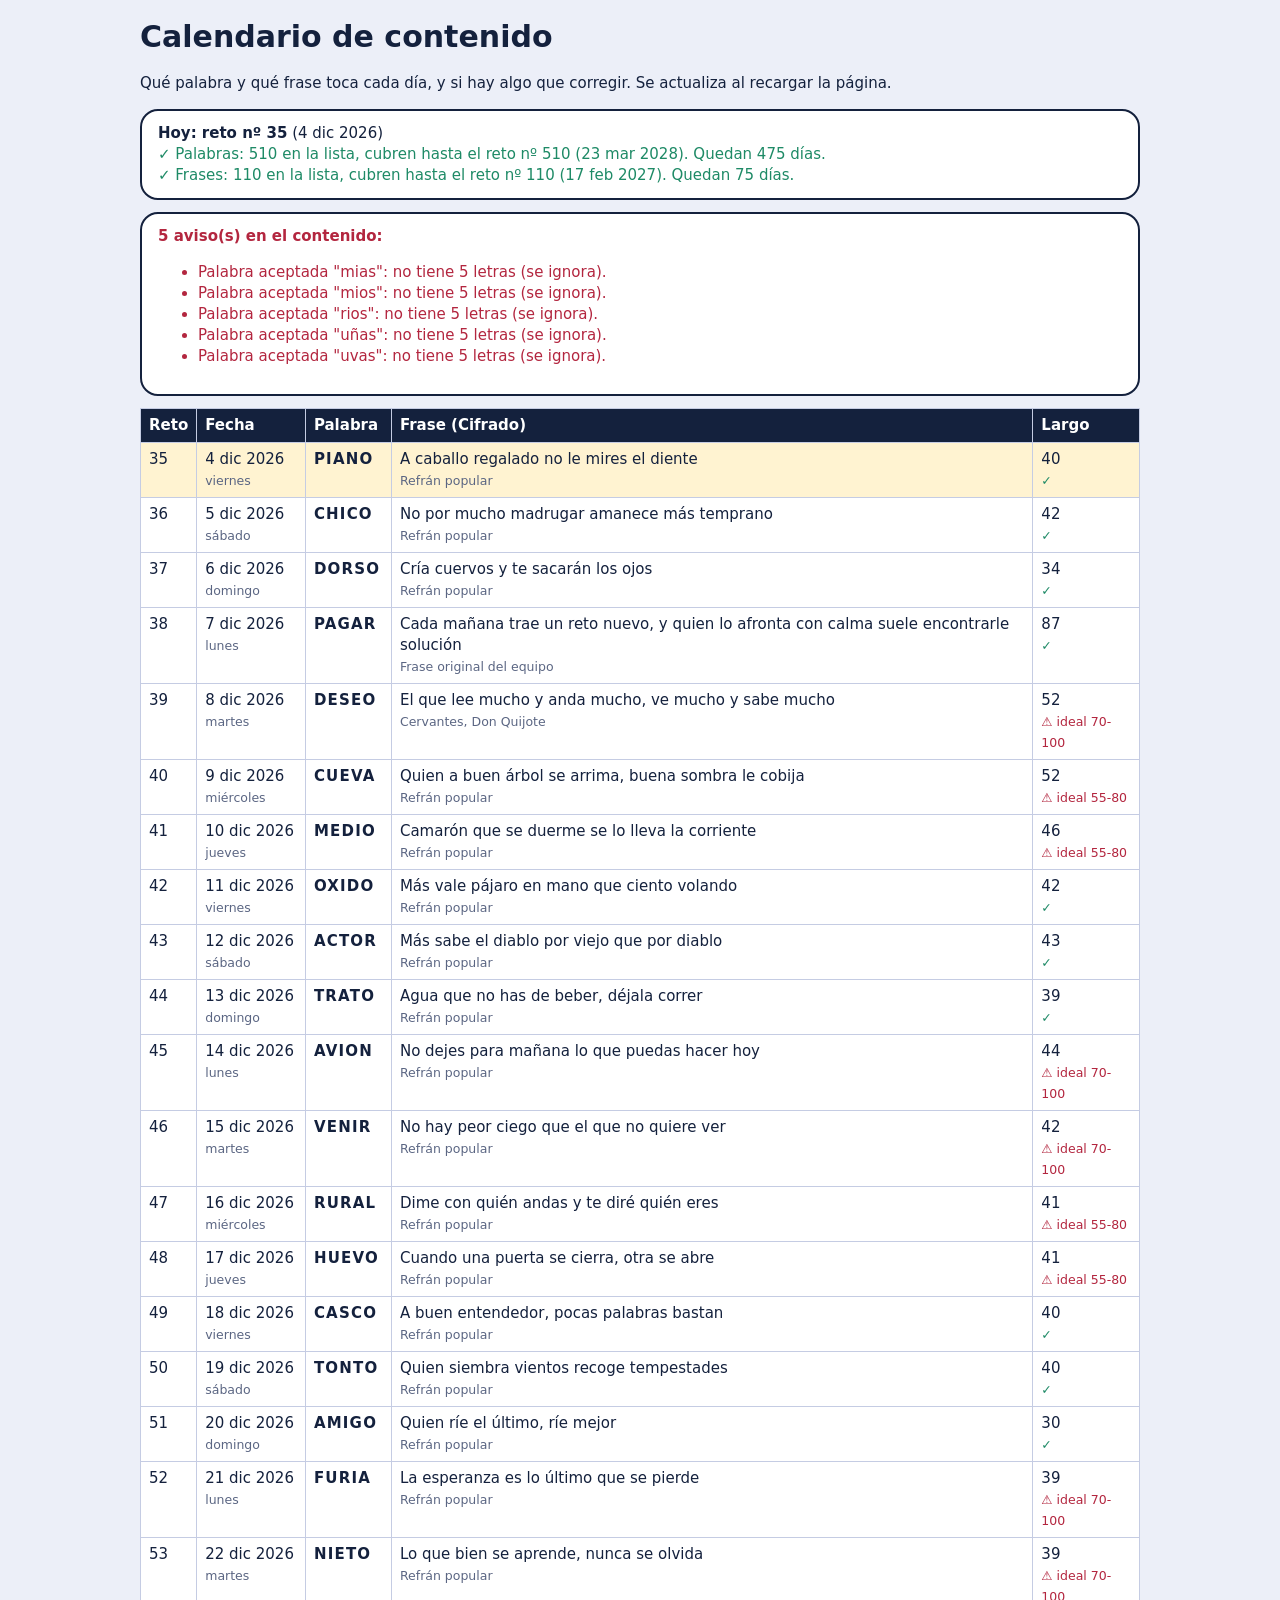
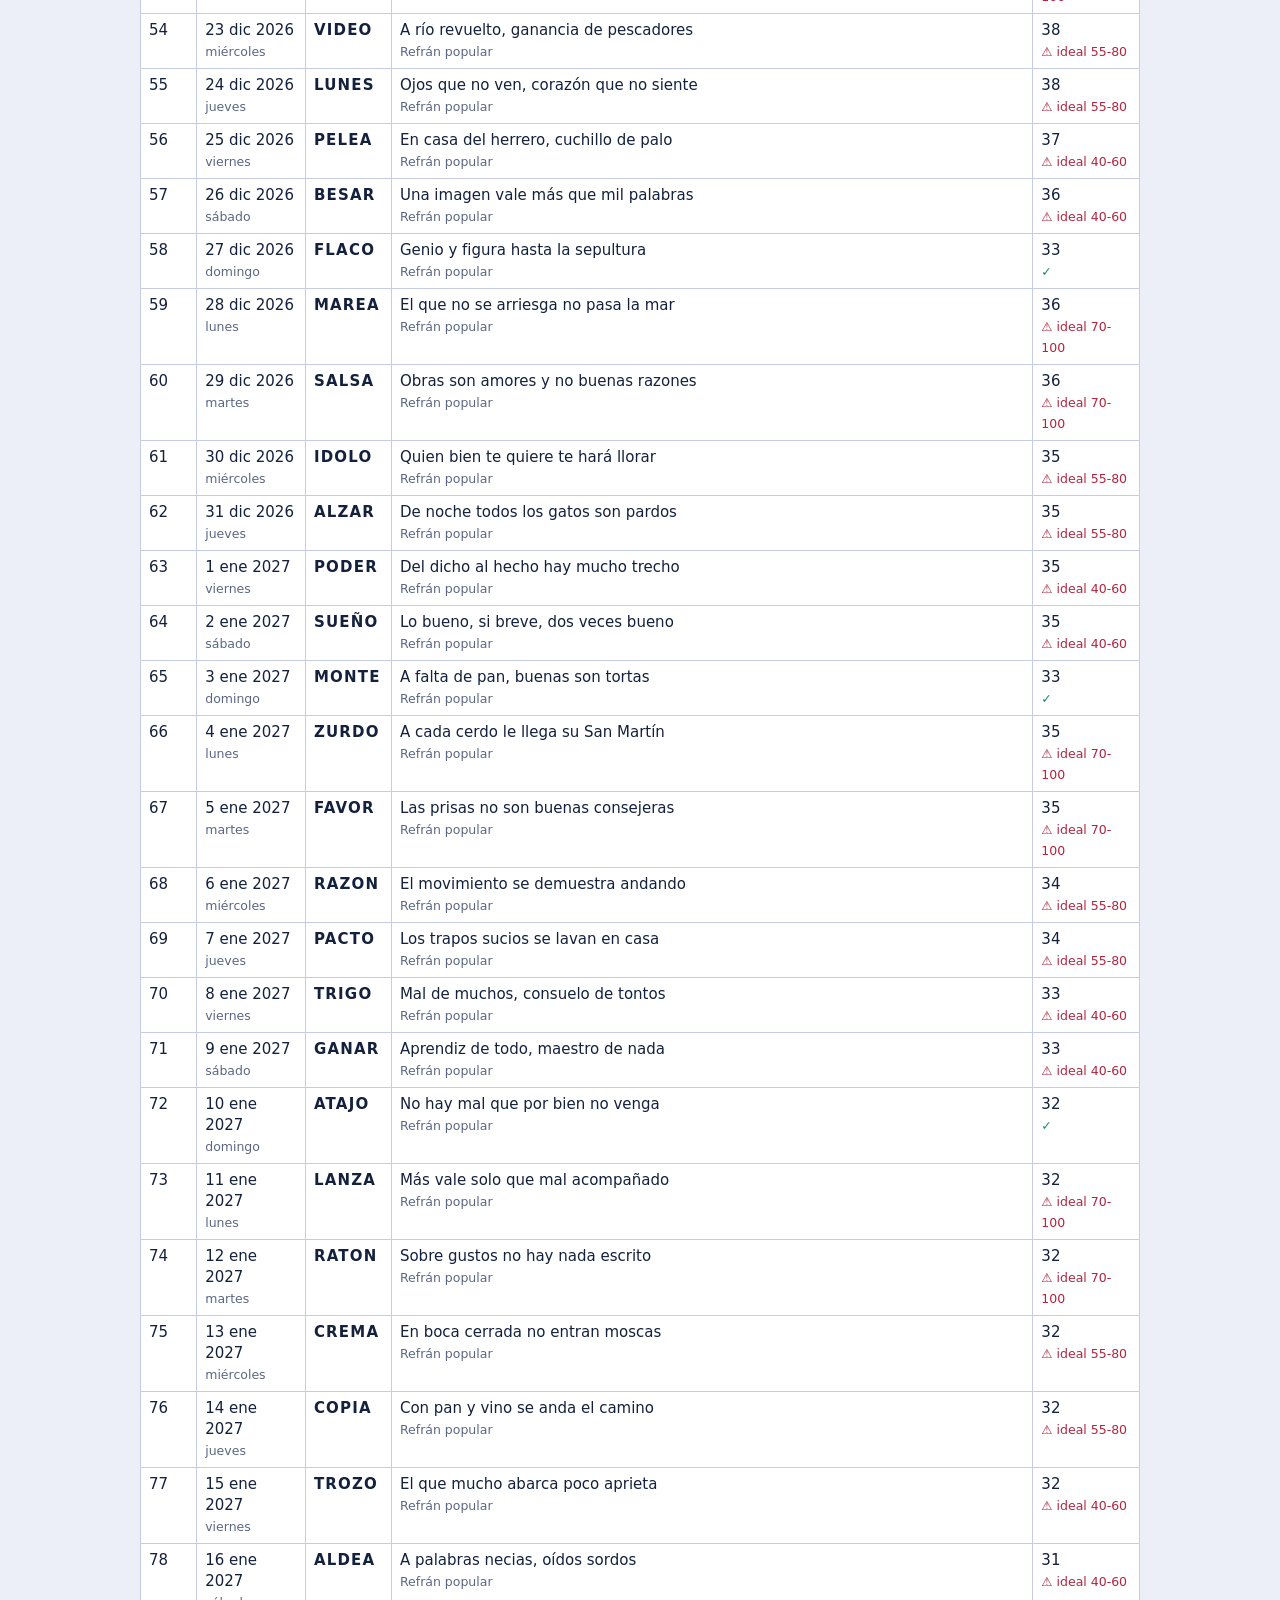
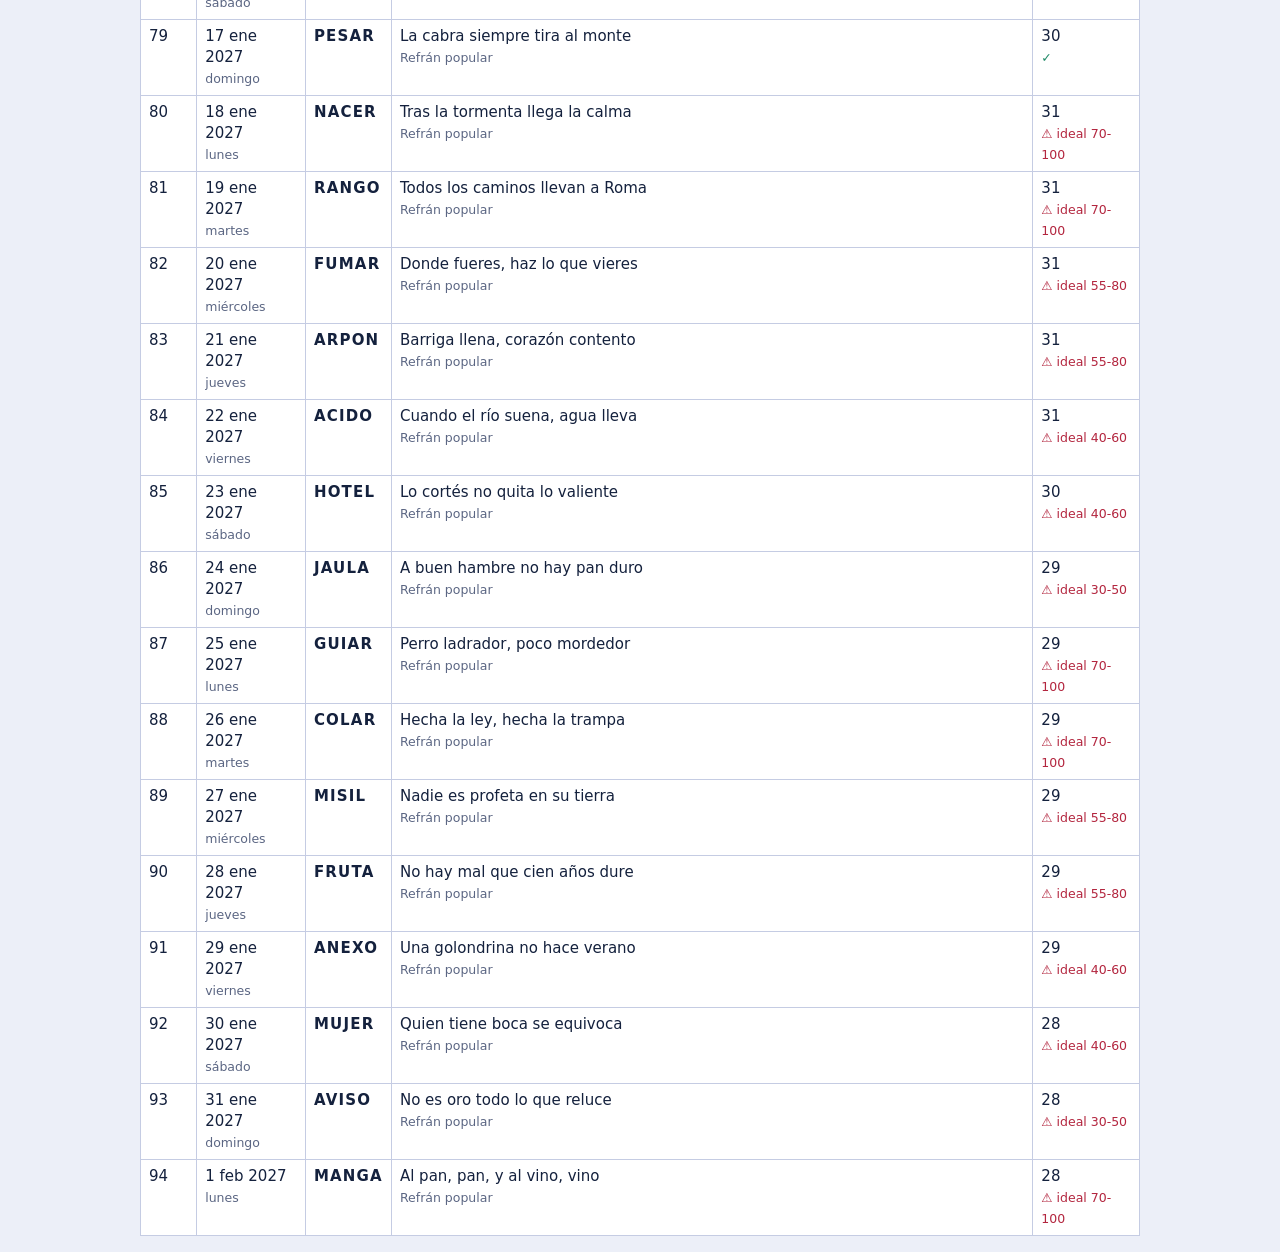
<file: admin-local/calendario.html>
<!doctype html>
<html lang="es">

<head>
    <meta charset="utf-8">
    <meta name="viewport" content="width=device-width, initial-scale=1">
    <title>Daily Arcade · Calendario de contenido</title>
    <style>
        body {
            font: 15px/1.4 system-ui, sans-serif;
            margin: 0;
            background: #ECEFF8;
            color: #14213D
        }

        main {
            max-width: 1000px;
            margin: 0 auto;
            padding: 16px
        }

        h1 {
            margin: 0 0 4px
        }

        .box {
            background: #fff;
            border: 2px solid #14213D;
            border-radius: 18px;
            padding: 12px 16px;
            margin: 12px 0
        }

        .warn {
            color: #B3263F
        }

        .ok {
            color: #1E8A66
        }

        table {
            border-collapse: collapse;
            width: 100%;
            background: #fff
        }

        th,
        td {
            border: 1px solid #C5CCE3;
            padding: 6px 8px;
            text-align: left;
            vertical-align: top
        }

        th {
            background: #14213D;
            color: #fff
        }

        tr.hoy td {
            background: #FFF3D1
        }

        td.p {
            font-weight: 800;
            letter-spacing: .08em
        }

        .wrap {
            overflow-x: auto
        }

        small {
            color: #5B6683
        }
    </style>
</head>

<body>
    <main>
        <h1>Calendario de contenido</h1>
        <p>Qué palabra y qué frase toca cada día, y si hay algo que corregir. Se actualiza al recargar la página.</p>
        <div id="out"></div>
    </main>
    <script src="../js/core.js"></script>
    <script src="../js/content.js"></script>
    <script src="../local/palabras.js"></script>
    <script src="../content/aceptadas.js"></script>
    <script src="../local/frases.js"></script>
    <script>
        const DIAS = ['domingo', 'lunes', 'martes', 'miércoles', 'jueves', 'viernes', 'sábado'];
        const fecha = d => new Date(EPOCH + (d - 1) * 864e5);
        const fmt = d => fecha(d).toLocaleDateString('es-ES', { day: 'numeric', month: 'short', year: 'numeric', timeZone: 'UTC' });
        const esc2 = t => t.replace(/[&<>"]/g, c => '&#' + c.charCodeAt(0) + ';');
        const np = Content.palabras().length, nf = Content.frases().length, pr = Content.problemas();
        const resumen = (n, nom) => DAY > n ? `<span class="warn">⚠ ${nom}: ${n} en la lista. Ya se están repitiendo desde el reto nº ${n + 1} (${fmt(n + 1)}). Añade más al final.</span>`
            : `<span class="${n - DAY < 30 ? 'warn' : 'ok'}">${n - DAY < 30 ? '⚠ ' : '✓ '}${nom}: ${n} en la lista, cubren hasta el reto nº ${n} (${fmt(n)}). Quedan ${n - DAY} días.</span>`;
        let h = `<div class="box"><b>Hoy: reto nº ${DAY}</b> (${fmt(DAY)})<br>${resumen(np, 'Palabras')}<br>${resumen(nf, 'Frases')}</div>`;
        h += pr.length ? `<div class="box warn"><b>${pr.length} aviso(s) en el contenido:</b><ul>${pr.map(p => `<li>${esc2(p)}</li>`).join('')}</ul></div>` : `<div class="box ok"><b>✓ No hay avisos en el contenido.</b></div>`;
        let t = '';
        for (let d = Math.max(1, DAY); d < DAY + 60; d++) {
            const wd = fecha(d).getUTCDay(), [f, a] = Content.fraseDe(d), [mn, mx] = Content.rango[wd], ok = f.length >= mn && f.length <= mx;
            t += `<tr class="${d == DAY ? 'hoy' : ''}"><td>${d}</td><td>${fmt(d)}<br><small>${DIAS[wd]}</small></td><td class="p">${Content.palabraDe(d).toUpperCase()}</td><td>${esc2(f)}<br><small>${esc2(a)}</small></td><td>${f.length}<br><small class="${ok ? 'ok' : 'warn'}">${ok ? '✓' : '⚠ ideal ' + mn + '-' + mx}</small></td></tr>`
        }
        h += `<div class="wrap"><table><tr><th>Reto</th><th>Fecha</th><th>Palabra</th><th>Frase (Cifrado)</th><th>Largo</th></tr>${t}</table></div>`;
        document.getElementById('out').innerHTML = h;
    </script>
</body>

</html>
</file>
